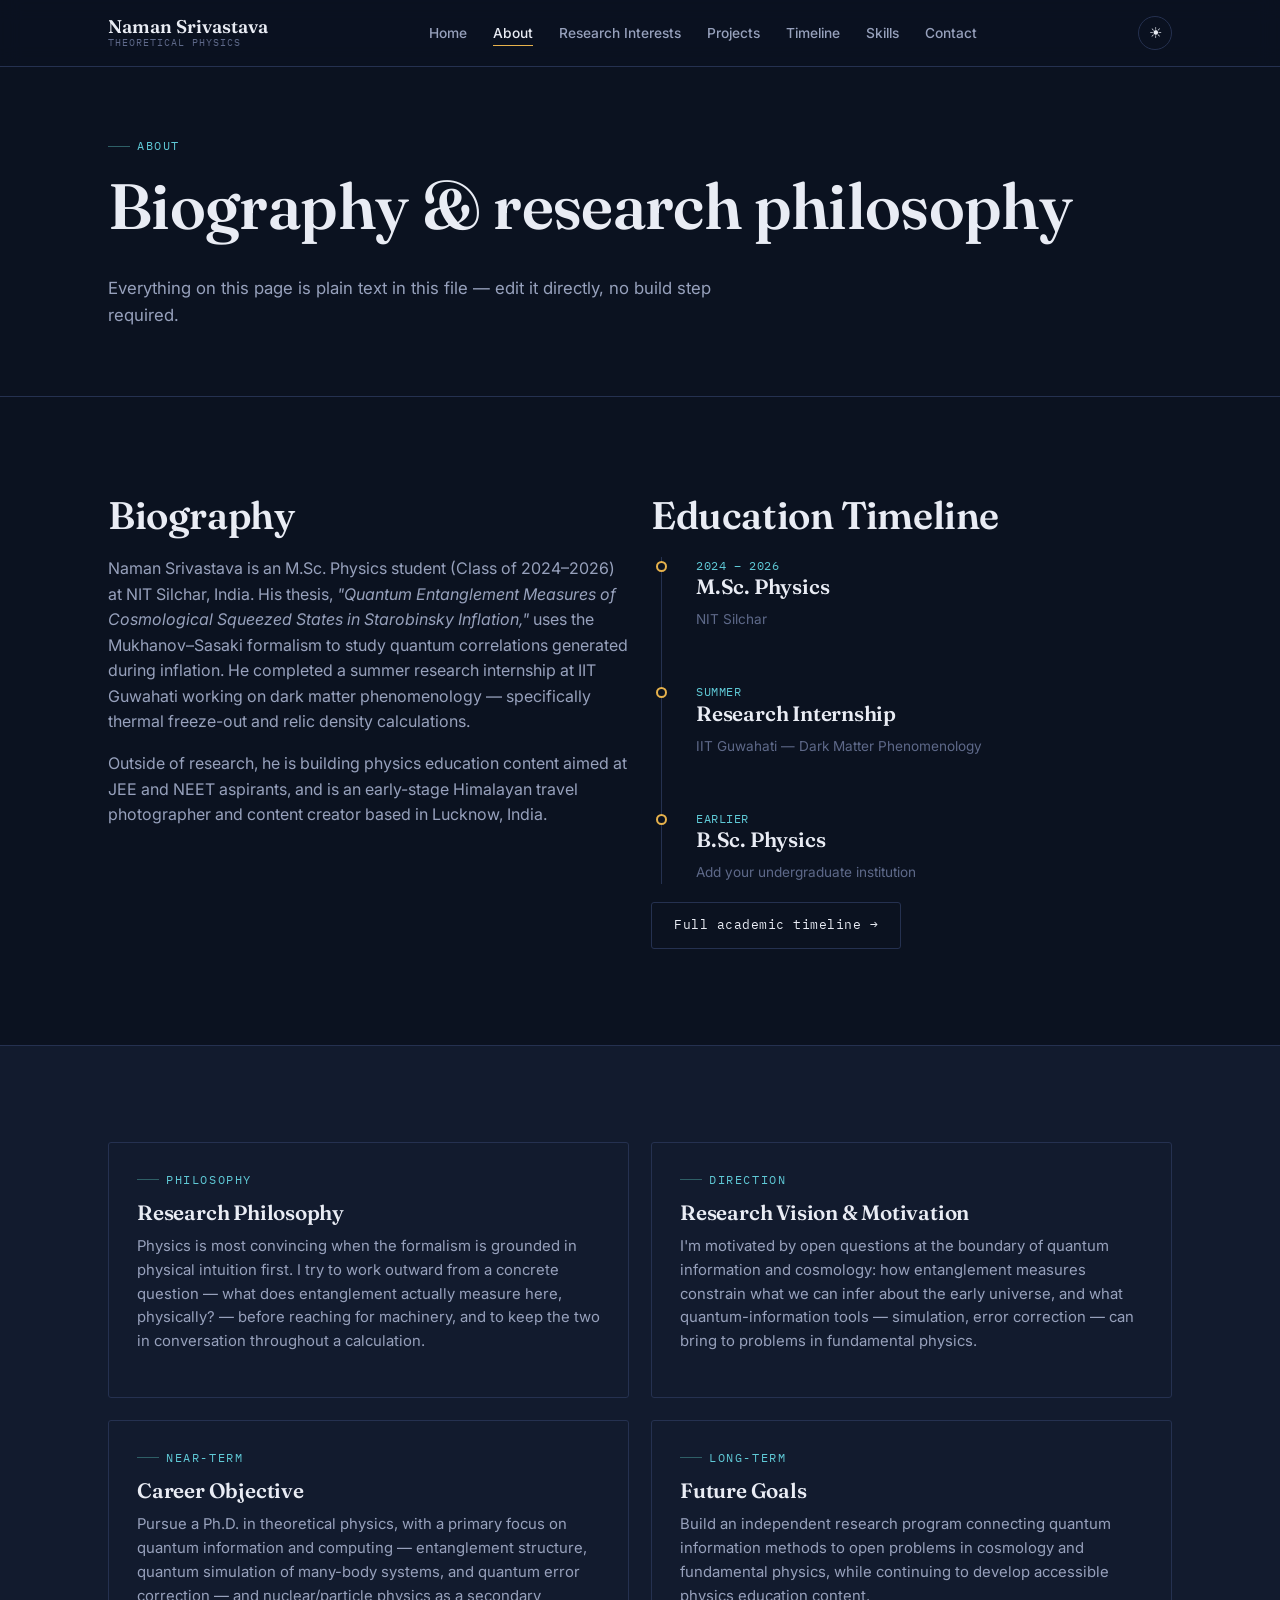
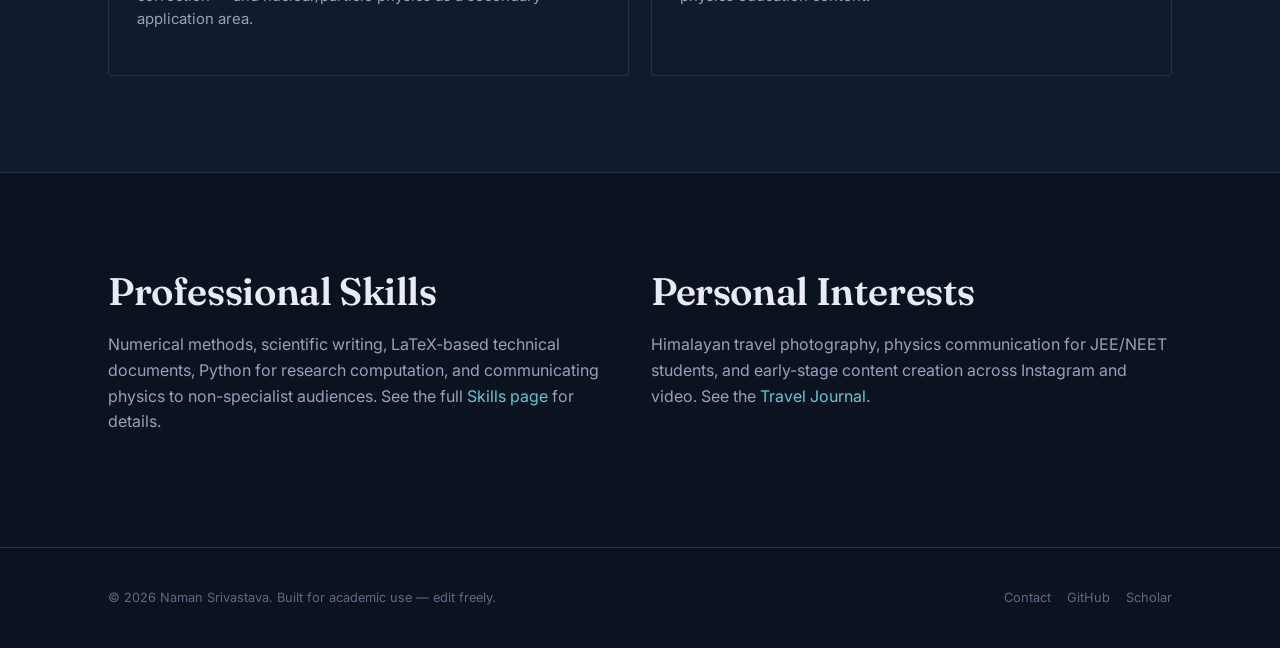
<file: naman-site/naman-site/about.html>
<!DOCTYPE html>
<html lang="en">
<head>
<meta charset="UTF-8">
<meta name="viewport" content="width=device-width, initial-scale=1.0">
<title>About — Naman Srivastava</title>
<meta name="description" content="Biography, research philosophy, and career goals of Naman Srivastava, M.Sc. Physics student at NIT Silchar.">
<link rel="icon" href="assets/img/favicon.svg" type="image/svg+xml">
<link rel="stylesheet" href="css/style.css">
</head>
<body>
<div class="progress-bar"></div>

<nav class="site-nav">
  <div class="nav-inner">
    <a class="brand" href="index.html">Naman Srivastava <small>Theoretical Physics</small></a>
    <ul class="nav-links">
      <li><a href="index.html">Home</a></li>
      <li><a href="about.html">About</a></li>
      <li><a href="research-interests.html">Research Interests</a></li>
      <li><a href="research-projects.html">Projects</a></li>
      <li><a href="academic-timeline.html">Timeline</a></li>
      <li><a href="skills.html">Skills</a></li>
      <li><a href="contact.html">Contact</a></li>
    </ul>
    <div class="nav-right">
      <button class="theme-toggle" aria-label="Toggle color theme">☀</button>
      <button class="nav-toggle" aria-label="Toggle menu">☰</button>
    </div>
  </div>
</nav>

<header class="page-hero">
  <div class="container">
    <div class="eyebrow">About</div>
    <h1>Biography &amp; research philosophy</h1>
    <p class="lead">Everything on this page is plain text in this file — edit it directly, no build step required.</p>
  </div>
</header>

<section>
  <div class="container grid grid-2">
    <div data-aos>
      <h2>Biography</h2>
      <p>Naman Srivastava is an M.Sc. Physics student (Class of 2024–2026) at NIT
      Silchar, India. His thesis, <em>"Quantum Entanglement Measures of Cosmological
      Squeezed States in Starobinsky Inflation,"</em> uses the Mukhanov–Sasaki
      formalism to study quantum correlations generated during inflation. He
      completed a summer research internship at IIT Guwahati working on dark matter
      phenomenology — specifically thermal freeze-out and relic density calculations.</p>
      <p>Outside of research, he is building physics education content aimed at JEE
      and NEET aspirants, and is an early-stage Himalayan travel photographer and
      content creator based in Lucknow, India.</p>
    </div>

    <div data-aos>
      <h2>Education Timeline</h2>
      <div class="timeline" style="margin-top:20px;">
        <div class="tl-item">
          <div class="tl-dot"></div>
          <div class="tl-date">2024 – 2026</div>
          <h3>M.Sc. Physics</h3>
          <div class="tl-inst">NIT Silchar</div>
        </div>
        <div class="tl-item">
          <div class="tl-dot"></div>
          <div class="tl-date">Summer</div>
          <h3>Research Internship</h3>
          <div class="tl-inst">IIT Guwahati — Dark Matter Phenomenology</div>
        </div>
        <div class="tl-item">
          <div class="tl-dot"></div>
          <div class="tl-date">Earlier</div>
          <h3>B.Sc. Physics</h3>
          <div class="tl-inst">Add your undergraduate institution</div>
        </div>
      </div>
      <a class="btn" style="margin-top:12px" href="academic-timeline.html">Full academic timeline →</a>
    </div>
  </div>
</section>

<section style="background:var(--bg-panel); border-top:1px solid var(--line); border-bottom:1px solid var(--line);">
  <div class="container grid grid-2">
    <div class="card" data-aos>
      <div class="eyebrow">Philosophy</div>
      <h3>Research Philosophy</h3>
      <p>Physics is most convincing when the formalism is grounded in physical
      intuition first. I try to work outward from a concrete question — what does
      entanglement actually measure here, physically? — before reaching for
      machinery, and to keep the two in conversation throughout a calculation.</p>
    </div>
    <div class="card" data-aos>
      <div class="eyebrow">Direction</div>
      <h3>Research Vision &amp; Motivation</h3>
      <p>I'm motivated by open questions at the boundary of quantum information and
      cosmology: how entanglement measures constrain what we can infer about the
      early universe, and what quantum-information tools — simulation, error
      correction — can bring to problems in fundamental physics.</p>
    </div>
    <div class="card" data-aos>
      <div class="eyebrow">Near-term</div>
      <h3>Career Objective</h3>
      <p>Pursue a Ph.D. in theoretical physics, with a primary focus on quantum
      information and computing — entanglement structure, quantum simulation of
      many-body systems, and quantum error correction — and nuclear/particle
      physics as a secondary application area.</p>
    </div>
    <div class="card" data-aos>
      <div class="eyebrow">Long-term</div>
      <h3>Future Goals</h3>
      <p>Build an independent research program connecting quantum information
      methods to open problems in cosmology and fundamental physics, while
      continuing to develop accessible physics education content.</p>
    </div>
  </div>
</section>

<section>
  <div class="container grid grid-2">
    <div data-aos>
      <h2>Professional Skills</h2>
      <p>Numerical methods, scientific writing, LaTeX-based technical documents,
      Python for research computation, and communicating physics to non-specialist
      audiences. See the full <a href="skills.html">Skills page</a> for details.</p>
    </div>
    <div data-aos>
      <h2>Personal Interests</h2>
      <p>Himalayan travel photography, physics communication for JEE/NEET
      students, and early-stage content creation across Instagram and video.
      See the <a href="travel-journal.html">Travel Journal</a>.</p>
    </div>
  </div>
</section>

<footer>
  <div class="container footer-inner">
    <p>© 2026 Naman Srivastava. Built for academic use — edit freely.</p>
    <div class="footer-social">
      <a href="contact.html">Contact</a>
      <a href="https://github.com/" target="_blank" rel="noopener">GitHub</a>
      <a href="https://scholar.google.com/" target="_blank" rel="noopener">Scholar</a>
    </div>
  </div>
</footer>

<button class="back-to-top" aria-label="Back to top">↑</button>
<script src="js/main.js"></script>
</body>
</html>
</file>
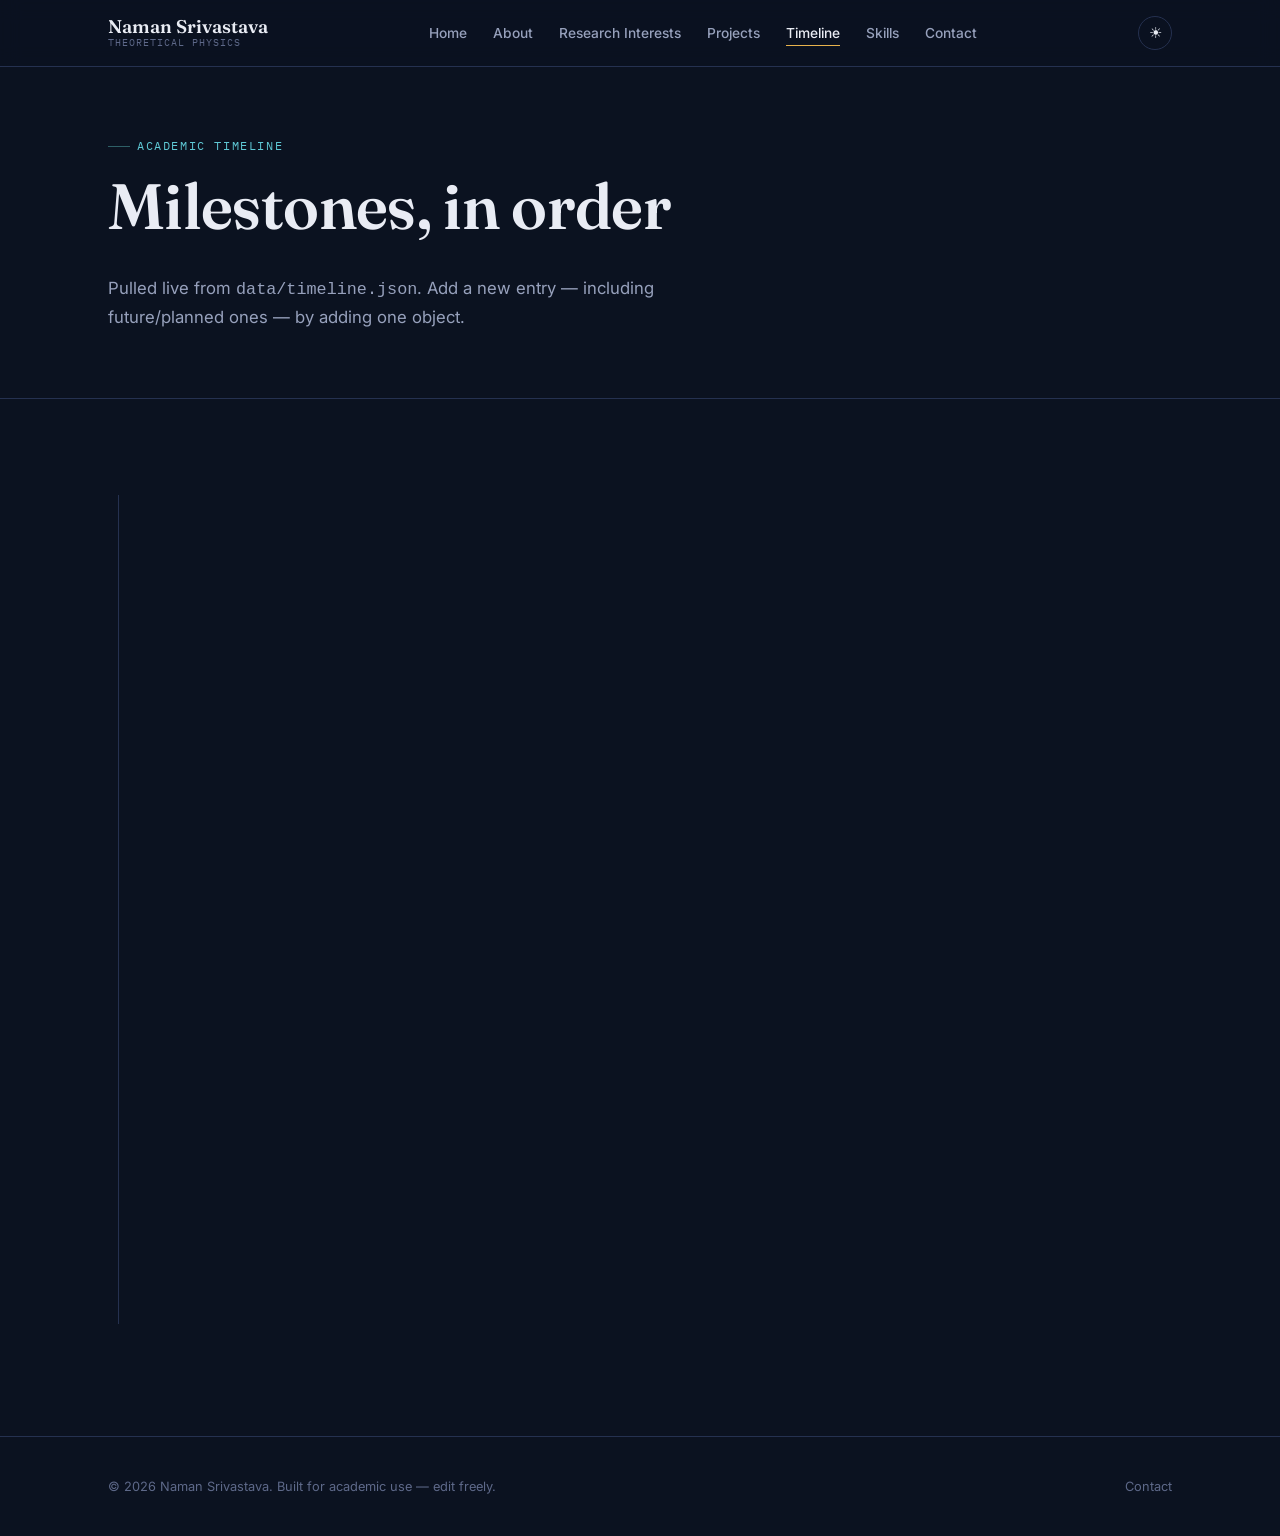
<file: naman-site/naman-site/academic-timeline.html>
<!DOCTYPE html>
<html lang="en">
<head>
<meta charset="UTF-8">
<meta name="viewport" content="width=device-width, initial-scale=1.0">
<title>Academic Timeline — Naman Srivastava</title>
<meta name="description" content="Academic timeline: education, internships, workshops, and milestones.">
<link rel="icon" href="assets/img/favicon.svg" type="image/svg+xml">
<link rel="stylesheet" href="css/style.css">
</head>
<body>
<div class="progress-bar"></div>
<nav class="site-nav">
  <div class="nav-inner">
    <a class="brand" href="index.html">Naman Srivastava <small>Theoretical Physics</small></a>
    <ul class="nav-links">
      <li><a href="index.html">Home</a></li>
      <li><a href="about.html">About</a></li>
      <li><a href="research-interests.html">Research Interests</a></li>
      <li><a href="research-projects.html">Projects</a></li>
      <li><a href="academic-timeline.html">Timeline</a></li>
      <li><a href="skills.html">Skills</a></li>
      <li><a href="contact.html">Contact</a></li>
    </ul>
    <div class="nav-right">
      <button class="theme-toggle" aria-label="Toggle color theme">☀</button>
      <button class="nav-toggle" aria-label="Toggle menu">☰</button>
    </div>
  </div>
</nav>

<header class="page-hero">
  <div class="container">
    <div class="eyebrow">Academic Timeline</div>
    <h1>Milestones, in order</h1>
    <p class="lead">Pulled live from <code>data/timeline.json</code>. Add a new entry — including future/planned ones — by adding one object.</p>
  </div>
</header>

<section>
  <div class="container">
    <div id="timeline" class="timeline"></div>
  </div>
</section>

<footer>
  <div class="container footer-inner">
    <p>© 2026 Naman Srivastava. Built for academic use — edit freely.</p>
    <div class="footer-social"><a href="contact.html">Contact</a></div>
  </div>
</footer>
<button class="back-to-top" aria-label="Back to top">↑</button>
<script src="js/main.js"></script>
<script>
  loadJSON('data/timeline.json').then(items => {
    renderTimeline(document.getElementById('timeline'), items);
  });
</script>
</body>
</html>
</file>
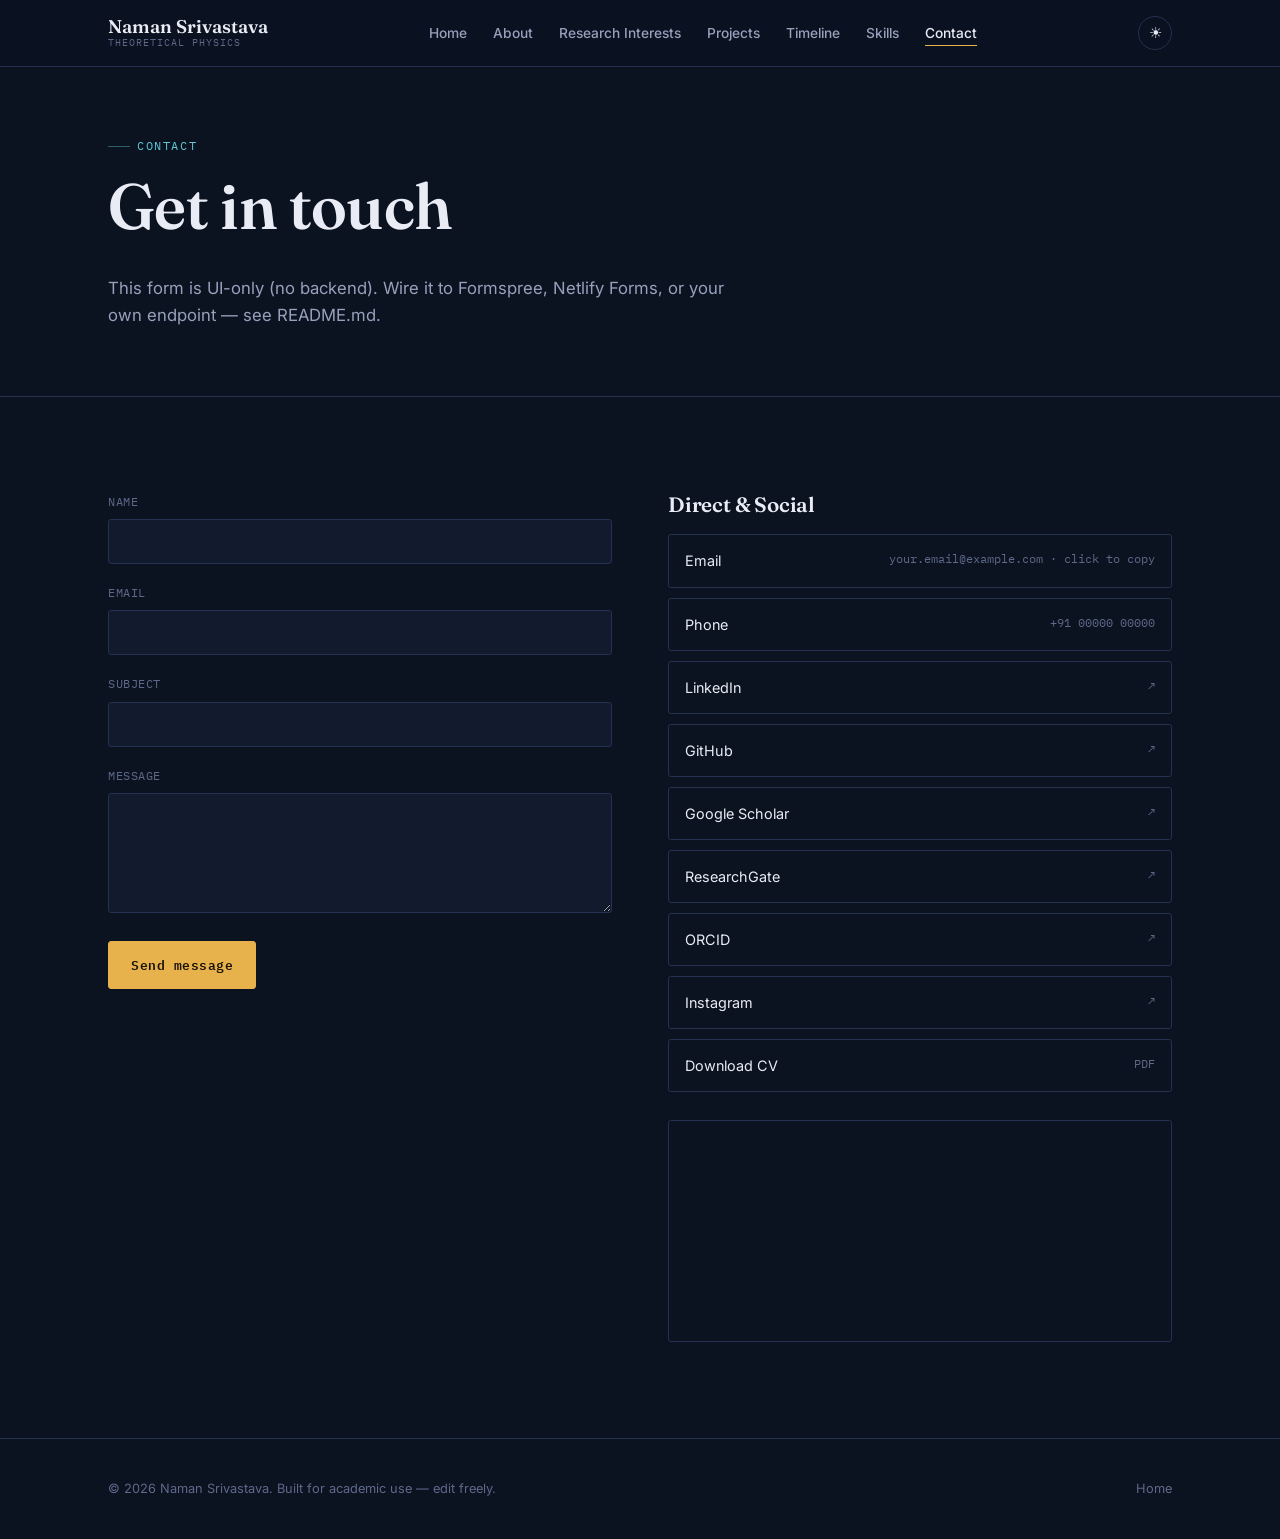
<file: naman-site/naman-site/contact.html>
<!DOCTYPE html>
<html lang="en">
<head>
<meta charset="UTF-8">
<meta name="viewport" content="width=device-width, initial-scale=1.0">
<title>Contact — Naman Srivastava</title>
<meta name="description" content="Get in touch with Naman Srivastava.">
<link rel="icon" href="assets/img/favicon.svg" type="image/svg+xml">
<link rel="stylesheet" href="css/style.css">
</head>
<body>
<div class="progress-bar"></div>
<nav class="site-nav">
  <div class="nav-inner">
    <a class="brand" href="index.html">Naman Srivastava <small>Theoretical Physics</small></a>
    <ul class="nav-links">
      <li><a href="index.html">Home</a></li>
      <li><a href="about.html">About</a></li>
      <li><a href="research-interests.html">Research Interests</a></li>
      <li><a href="research-projects.html">Projects</a></li>
      <li><a href="academic-timeline.html">Timeline</a></li>
      <li><a href="skills.html">Skills</a></li>
      <li><a href="contact.html">Contact</a></li>
    </ul>
    <div class="nav-right">
      <button class="theme-toggle" aria-label="Toggle color theme">☀</button>
      <button class="nav-toggle" aria-label="Toggle menu">☰</button>
    </div>
  </div>
</nav>

<header class="page-hero">
  <div class="container">
    <div class="eyebrow">Contact</div>
    <h1>Get in touch</h1>
    <p class="lead">This form is UI-only (no backend). Wire it to Formspree, Netlify Forms, or your own endpoint — see README.md.</p>
  </div>
</header>

<section>
  <div class="container contact-grid">
    <form data-aos onsubmit="event.preventDefault(); alert('Form UI only — connect a backend (see README.md) to actually send this.');">
      <div class="field">
        <label for="name">Name</label>
        <input id="name" type="text" required>
      </div>
      <div class="field">
        <label for="email">Email</label>
        <input id="email" type="email" required>
      </div>
      <div class="field">
        <label for="subject">Subject</label>
        <input id="subject" type="text">
      </div>
      <div class="field">
        <label for="message">Message</label>
        <textarea id="message" required></textarea>
      </div>
      <button class="btn btn-primary" type="submit">Send message</button>
    </form>

    <div data-aos>
      <h3 style="margin-bottom:18px;">Direct &amp; Social</h3>
      <ul class="social-list">
        <li><a href="mailto:your.email@example.com" onclick="navigator.clipboard && navigator.clipboard.writeText('your.email@example.com')">Email <span>your.email@example.com · click to copy</span></a></li>
        <li><a href="tel:+910000000000">Phone <span>+91 00000 00000</span></a></li>
        <li><a href="https://linkedin.com/in/" target="_blank" rel="noopener">LinkedIn <span>↗</span></a></li>
        <li><a href="https://github.com/" target="_blank" rel="noopener">GitHub <span>↗</span></a></li>
        <li><a href="https://scholar.google.com/" target="_blank" rel="noopener">Google Scholar <span>↗</span></a></li>
        <li><a href="https://www.researchgate.net/" target="_blank" rel="noopener">ResearchGate <span>↗</span></a></li>
        <li><a href="https://orcid.org/" target="_blank" rel="noopener">ORCID <span>↗</span></a></li>
        <li><a href="https://instagram.com/" target="_blank" rel="noopener">Instagram <span>↗</span></a></li>
        <li><a href="assets/CV_Naman_Srivastava.pdf" download>Download CV <span>PDF</span></a></li>
      </ul>

      <div style="margin-top:28px; border:1px solid var(--line); border-radius:var(--radius); overflow:hidden;">
        <iframe title="Map" width="100%" height="220" style="border:0; display:block;"
          src="https://www.google.com/maps?q=Lucknow,India&output=embed" loading="lazy"></iframe>
      </div>
    </div>
  </div>
</section>

<footer>
  <div class="container footer-inner">
    <p>© 2026 Naman Srivastava. Built for academic use — edit freely.</p>
    <div class="footer-social"><a href="index.html">Home</a></div>
  </div>
</footer>
<button class="back-to-top" aria-label="Back to top">↑</button>
<script src="js/main.js"></script>
</body>
</html>
</file>
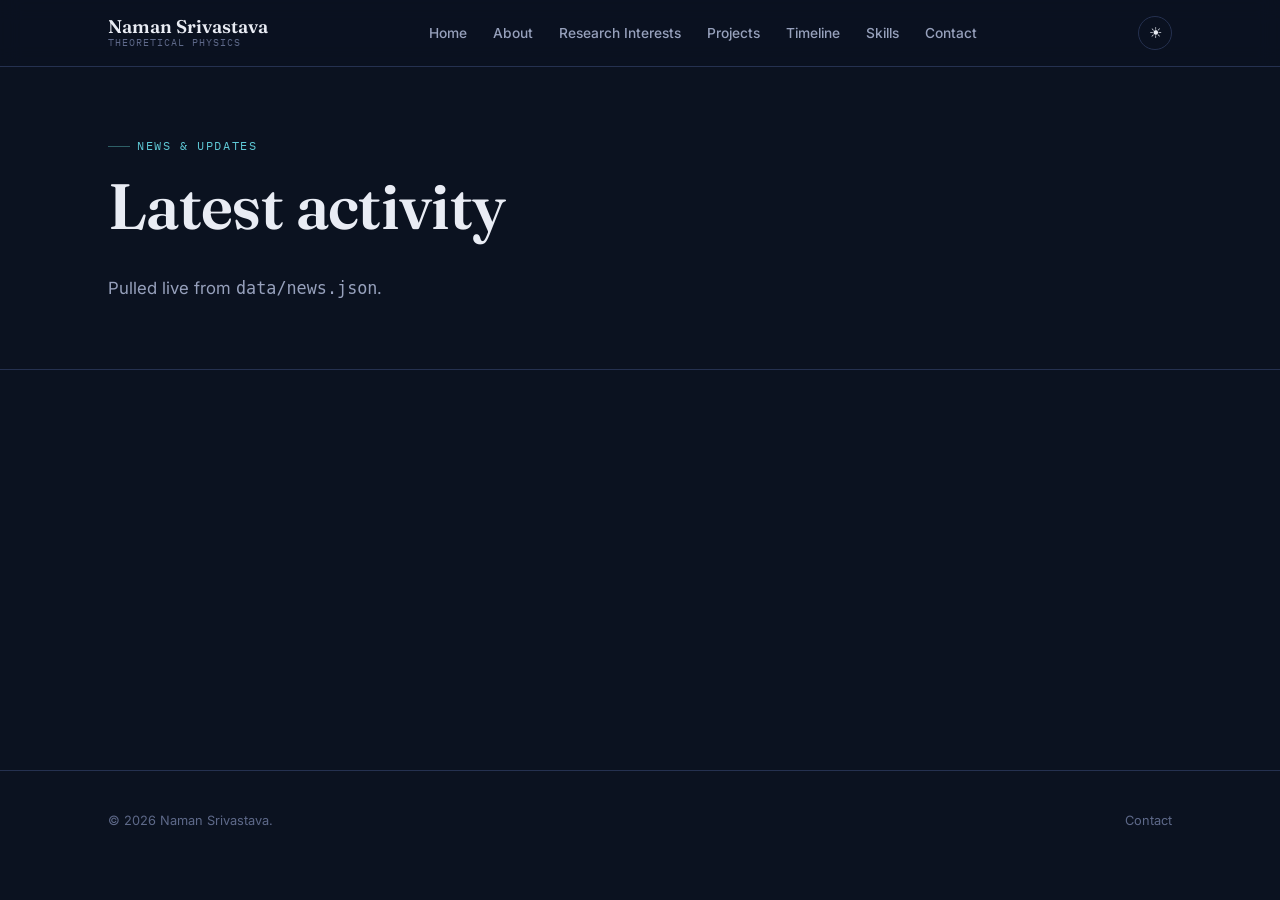
<file: naman-site/naman-site/news.html>
<!DOCTYPE html>
<html lang="en">
<head>
<meta charset="UTF-8">
<meta name="viewport" content="width=device-width, initial-scale=1.0">
<title>News & Updates — Naman Srivastava</title>
<link rel="icon" href="assets/img/favicon.svg" type="image/svg+xml">
<link rel="stylesheet" href="css/style.css">
</head>
<body>
<div class="progress-bar"></div>
<nav class="site-nav">
  <div class="nav-inner">
    <a class="brand" href="index.html">Naman Srivastava <small>Theoretical Physics</small></a>
    <ul class="nav-links">
      <li><a href="index.html">Home</a></li>
      <li><a href="about.html">About</a></li>
      <li><a href="research-interests.html">Research Interests</a></li>
      <li><a href="research-projects.html">Projects</a></li>
      <li><a href="academic-timeline.html">Timeline</a></li>
      <li><a href="skills.html">Skills</a></li>
      <li><a href="contact.html">Contact</a></li>
    </ul>
    <div class="nav-right">
      <button class="theme-toggle" aria-label="Toggle color theme">☀</button>
      <button class="nav-toggle" aria-label="Toggle menu">☰</button>
    </div>
  </div>
</nav>
<header class="page-hero">
  <div class="container">
    <div class="eyebrow">News &amp; Updates</div>
    <h1>Latest activity</h1>
    <p class="lead">Pulled live from <code>data/news.json</code>.</p>
  </div>
</header>
<section>
  <div class="container">
    <div id="news-list" class="grid grid-2"></div>
  </div>
</section>
<footer>
  <div class="container footer-inner">
    <p>© 2026 Naman Srivastava.</p>
    <div class="footer-social"><a href="contact.html">Contact</a></div>
  </div>
</footer>
<button class="back-to-top" aria-label="Back to top">↑</button>
<script src="js/main.js"></script>
<script>
  loadJSON('data/news.json').then(items => renderNews(document.getElementById('news-list'), items));
</script>
</body>
</html>
</file>
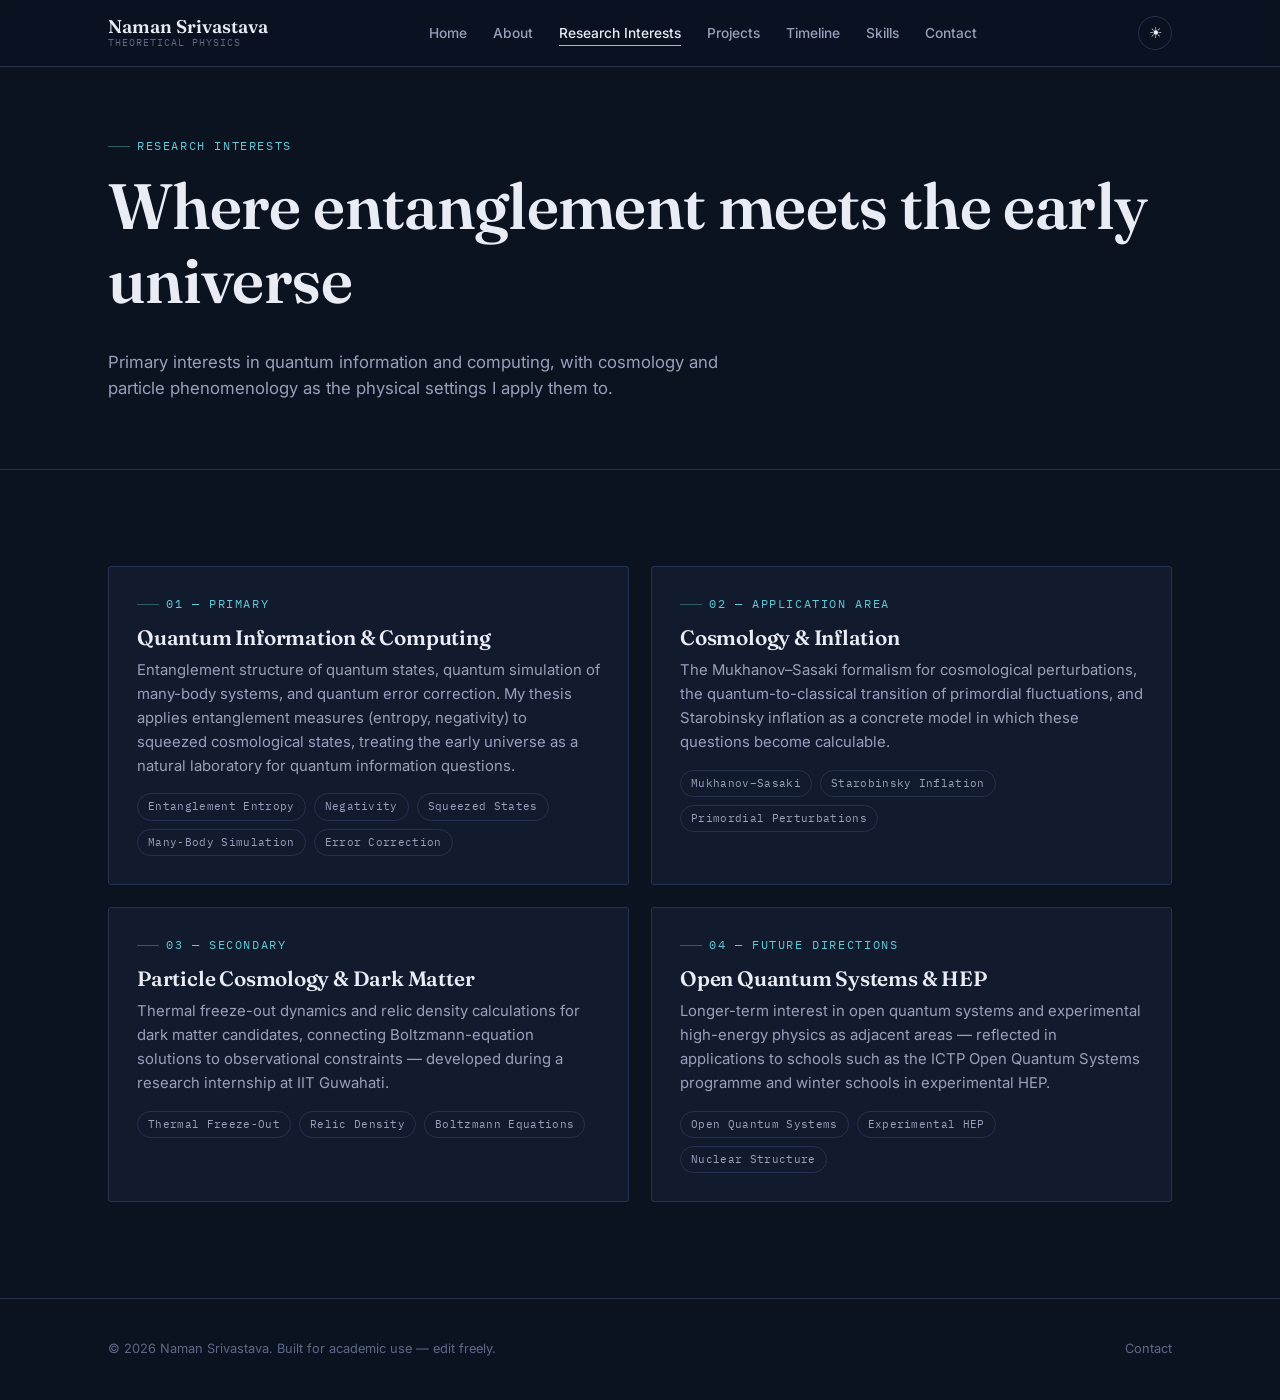
<file: naman-site/naman-site/research-interests.html>
<!DOCTYPE html>
<html lang="en">
<head>
<meta charset="UTF-8">
<meta name="viewport" content="width=device-width, initial-scale=1.0">
<title>Research Interests — Naman Srivastava</title>
<meta name="description" content="Research interests: quantum information, cosmological entanglement, and dark matter phenomenology.">
<link rel="icon" href="assets/img/favicon.svg" type="image/svg+xml">
<link rel="stylesheet" href="css/style.css">
</head>
<body>
<div class="progress-bar"></div>
<nav class="site-nav">
  <div class="nav-inner">
    <a class="brand" href="index.html">Naman Srivastava <small>Theoretical Physics</small></a>
    <ul class="nav-links">
      <li><a href="index.html">Home</a></li>
      <li><a href="about.html">About</a></li>
      <li><a href="research-interests.html">Research Interests</a></li>
      <li><a href="research-projects.html">Projects</a></li>
      <li><a href="academic-timeline.html">Timeline</a></li>
      <li><a href="skills.html">Skills</a></li>
      <li><a href="contact.html">Contact</a></li>
    </ul>
    <div class="nav-right">
      <button class="theme-toggle" aria-label="Toggle color theme">☀</button>
      <button class="nav-toggle" aria-label="Toggle menu">☰</button>
    </div>
  </div>
</nav>

<header class="page-hero">
  <div class="container">
    <div class="eyebrow">Research Interests</div>
    <h1>Where entanglement meets the early universe</h1>
    <p class="lead">Primary interests in quantum information and computing, with cosmology and particle phenomenology as the physical settings I apply them to.</p>
  </div>
</header>

<section>
  <div class="container grid grid-2">
    <div class="card" data-aos>
      <div class="eyebrow">01 — Primary</div>
      <h3>Quantum Information &amp; Computing</h3>
      <p>Entanglement structure of quantum states, quantum simulation of many-body
      systems, and quantum error correction. My thesis applies entanglement
      measures (entropy, negativity) to squeezed cosmological states, treating the
      early universe as a natural laboratory for quantum information questions.</p>
      <div class="tag-row">
        <span class="tag">Entanglement Entropy</span>
        <span class="tag">Negativity</span>
        <span class="tag">Squeezed States</span>
        <span class="tag">Many-Body Simulation</span>
        <span class="tag">Error Correction</span>
      </div>
    </div>

    <div class="card" data-aos>
      <div class="eyebrow">02 — Application Area</div>
      <h3>Cosmology &amp; Inflation</h3>
      <p>The Mukhanov–Sasaki formalism for cosmological perturbations, the
      quantum-to-classical transition of primordial fluctuations, and Starobinsky
      inflation as a concrete model in which these questions become calculable.</p>
      <div class="tag-row">
        <span class="tag">Mukhanov–Sasaki</span>
        <span class="tag">Starobinsky Inflation</span>
        <span class="tag">Primordial Perturbations</span>
      </div>
    </div>

    <div class="card" data-aos>
      <div class="eyebrow">03 — Secondary</div>
      <h3>Particle Cosmology &amp; Dark Matter</h3>
      <p>Thermal freeze-out dynamics and relic density calculations for dark
      matter candidates, connecting Boltzmann-equation solutions to observational
      constraints — developed during a research internship at IIT Guwahati.</p>
      <div class="tag-row">
        <span class="tag">Thermal Freeze-Out</span>
        <span class="tag">Relic Density</span>
        <span class="tag">Boltzmann Equations</span>
      </div>
    </div>

    <div class="card" data-aos>
      <div class="eyebrow">04 — Future Directions</div>
      <h3>Open Quantum Systems &amp; HEP</h3>
      <p>Longer-term interest in open quantum systems and experimental
      high-energy physics as adjacent areas — reflected in applications to
      schools such as the ICTP Open Quantum Systems programme and winter schools
      in experimental HEP.</p>
      <div class="tag-row">
        <span class="tag">Open Quantum Systems</span>
        <span class="tag">Experimental HEP</span>
        <span class="tag">Nuclear Structure</span>
      </div>
    </div>
  </div>
</section>

<footer>
  <div class="container footer-inner">
    <p>© 2026 Naman Srivastava. Built for academic use — edit freely.</p>
    <div class="footer-social"><a href="contact.html">Contact</a></div>
  </div>
</footer>
<button class="back-to-top" aria-label="Back to top">↑</button>
<script src="js/main.js"></script>
</body>
</html>
</file>
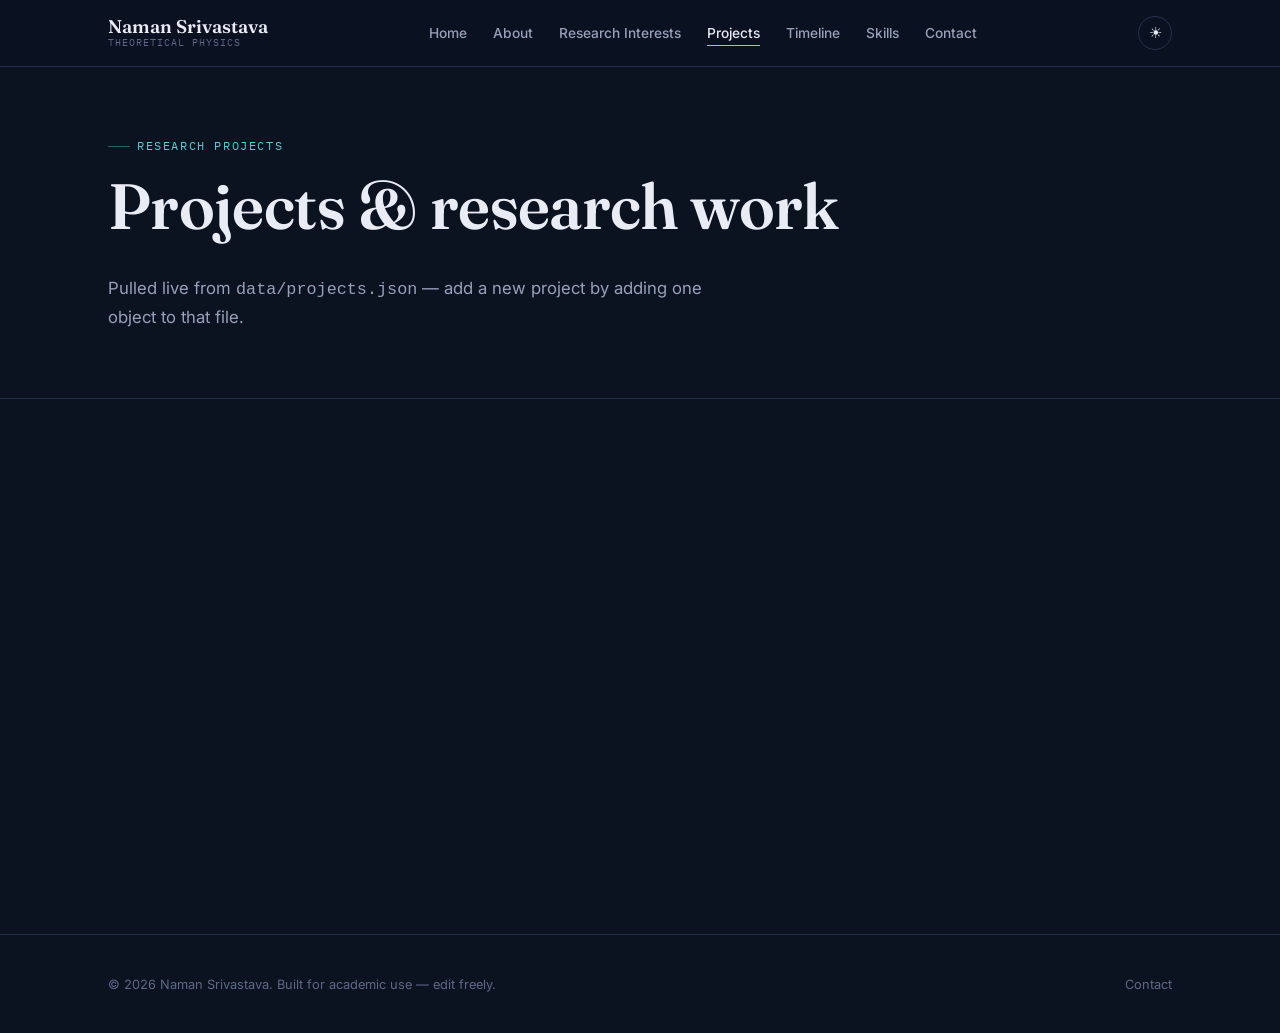
<file: naman-site/naman-site/research-projects.html>
<!DOCTYPE html>
<html lang="en">
<head>
<meta charset="UTF-8">
<meta name="viewport" content="width=device-width, initial-scale=1.0">
<title>Research Projects — Naman Srivastava</title>
<meta name="description" content="Research projects: cosmological entanglement measures and dark matter phenomenology.">
<link rel="icon" href="assets/img/favicon.svg" type="image/svg+xml">
<link rel="stylesheet" href="css/style.css">
</head>
<body>
<div class="progress-bar"></div>
<nav class="site-nav">
  <div class="nav-inner">
    <a class="brand" href="index.html">Naman Srivastava <small>Theoretical Physics</small></a>
    <ul class="nav-links">
      <li><a href="index.html">Home</a></li>
      <li><a href="about.html">About</a></li>
      <li><a href="research-interests.html">Research Interests</a></li>
      <li><a href="research-projects.html">Projects</a></li>
      <li><a href="academic-timeline.html">Timeline</a></li>
      <li><a href="skills.html">Skills</a></li>
      <li><a href="contact.html">Contact</a></li>
    </ul>
    <div class="nav-right">
      <button class="theme-toggle" aria-label="Toggle color theme">☀</button>
      <button class="nav-toggle" aria-label="Toggle menu">☰</button>
    </div>
  </div>
</nav>

<header class="page-hero">
  <div class="container">
    <div class="eyebrow">Research Projects</div>
    <h1>Projects &amp; research work</h1>
    <p class="lead">Pulled live from <code>data/projects.json</code> — add a new project by adding one object to that file.</p>
  </div>
</header>

<section>
  <div class="container">
    <div id="projects-grid" class="grid grid-2"></div>
  </div>
</section>

<footer>
  <div class="container footer-inner">
    <p>© 2026 Naman Srivastava. Built for academic use — edit freely.</p>
    <div class="footer-social"><a href="contact.html">Contact</a></div>
  </div>
</footer>
<button class="back-to-top" aria-label="Back to top">↑</button>
<script src="js/main.js"></script>
<script>
  loadJSON('data/projects.json').then(items => {
    renderProjects(document.getElementById('projects-grid'), items);
  });
</script>
</body>
</html>
</file>
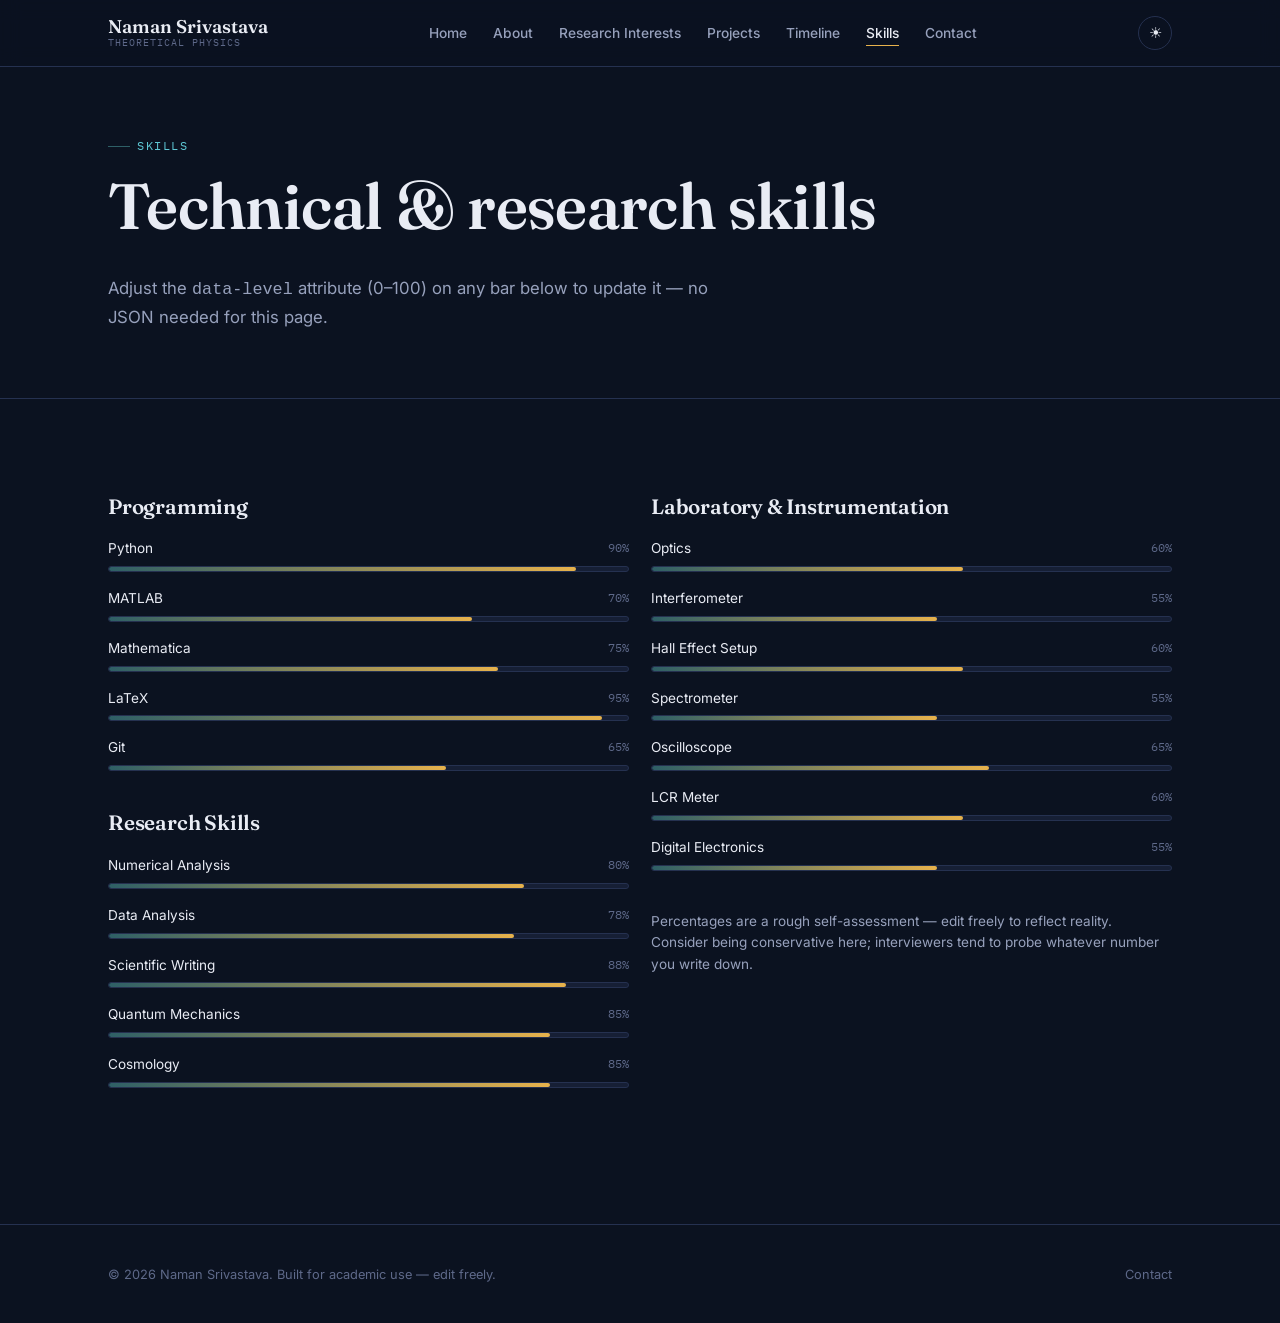
<file: naman-site/naman-site/skills.html>
<!DOCTYPE html>
<html lang="en">
<head>
<meta charset="UTF-8">
<meta name="viewport" content="width=device-width, initial-scale=1.0">
<title>Skills — Naman Srivastava</title>
<meta name="description" content="Technical, research, and laboratory/instrumentation skills.">
<link rel="icon" href="assets/img/favicon.svg" type="image/svg+xml">
<link rel="stylesheet" href="css/style.css">
</head>
<body>
<div class="progress-bar"></div>
<nav class="site-nav">
  <div class="nav-inner">
    <a class="brand" href="index.html">Naman Srivastava <small>Theoretical Physics</small></a>
    <ul class="nav-links">
      <li><a href="index.html">Home</a></li>
      <li><a href="about.html">About</a></li>
      <li><a href="research-interests.html">Research Interests</a></li>
      <li><a href="research-projects.html">Projects</a></li>
      <li><a href="academic-timeline.html">Timeline</a></li>
      <li><a href="skills.html">Skills</a></li>
      <li><a href="contact.html">Contact</a></li>
    </ul>
    <div class="nav-right">
      <button class="theme-toggle" aria-label="Toggle color theme">☀</button>
      <button class="nav-toggle" aria-label="Toggle menu">☰</button>
    </div>
  </div>
</nav>

<header class="page-hero">
  <div class="container">
    <div class="eyebrow">Skills</div>
    <h1>Technical &amp; research skills</h1>
    <p class="lead">Adjust the <code>data-level</code> attribute (0–100) on any bar below to update it — no JSON needed for this page.</p>
  </div>
</header>

<section>
  <div class="container grid grid-2">
    <div>
      <div class="skill-group" data-aos>
        <h3>Programming</h3>
        <div class="skill-row"><div class="top"><span>Python</span><span>90%</span></div><div class="bar-track"><div class="bar-fill" data-level="90"></div></div></div>
        <div class="skill-row"><div class="top"><span>MATLAB</span><span>70%</span></div><div class="bar-track"><div class="bar-fill" data-level="70"></div></div></div>
        <div class="skill-row"><div class="top"><span>Mathematica</span><span>75%</span></div><div class="bar-track"><div class="bar-fill" data-level="75"></div></div></div>
        <div class="skill-row"><div class="top"><span>LaTeX</span><span>95%</span></div><div class="bar-track"><div class="bar-fill" data-level="95"></div></div></div>
        <div class="skill-row"><div class="top"><span>Git</span><span>65%</span></div><div class="bar-track"><div class="bar-fill" data-level="65"></div></div></div>
      </div>

      <div class="skill-group" data-aos>
        <h3>Research Skills</h3>
        <div class="skill-row"><div class="top"><span>Numerical Analysis</span><span>80%</span></div><div class="bar-track"><div class="bar-fill" data-level="80"></div></div></div>
        <div class="skill-row"><div class="top"><span>Data Analysis</span><span>78%</span></div><div class="bar-track"><div class="bar-fill" data-level="78"></div></div></div>
        <div class="skill-row"><div class="top"><span>Scientific Writing</span><span>88%</span></div><div class="bar-track"><div class="bar-fill" data-level="88"></div></div></div>
        <div class="skill-row"><div class="top"><span>Quantum Mechanics</span><span>85%</span></div><div class="bar-track"><div class="bar-fill" data-level="85"></div></div></div>
        <div class="skill-row"><div class="top"><span>Cosmology</span><span>85%</span></div><div class="bar-track"><div class="bar-fill" data-level="85"></div></div></div>
      </div>
    </div>

    <div>
      <div class="skill-group" data-aos>
        <h3>Laboratory &amp; Instrumentation</h3>
        <div class="skill-row"><div class="top"><span>Optics</span><span>60%</span></div><div class="bar-track"><div class="bar-fill" data-level="60"></div></div></div>
        <div class="skill-row"><div class="top"><span>Interferometer</span><span>55%</span></div><div class="bar-track"><div class="bar-fill" data-level="55"></div></div></div>
        <div class="skill-row"><div class="top"><span>Hall Effect Setup</span><span>60%</span></div><div class="bar-track"><div class="bar-fill" data-level="60"></div></div></div>
        <div class="skill-row"><div class="top"><span>Spectrometer</span><span>55%</span></div><div class="bar-track"><div class="bar-fill" data-level="55"></div></div></div>
        <div class="skill-row"><div class="top"><span>Oscilloscope</span><span>65%</span></div><div class="bar-track"><div class="bar-fill" data-level="65"></div></div></div>
        <div class="skill-row"><div class="top"><span>LCR Meter</span><span>60%</span></div><div class="bar-track"><div class="bar-fill" data-level="60"></div></div></div>
        <div class="skill-row"><div class="top"><span>Digital Electronics</span><span>55%</span></div><div class="bar-track"><div class="bar-fill" data-level="55"></div></div></div>
      </div>
      <p style="margin-top:24px; font-size:.85rem;">Percentages are a rough self-assessment — edit freely to reflect reality. Consider being conservative here; interviewers tend to probe whatever number you write down.</p>
    </div>
  </div>
</section>

<footer>
  <div class="container footer-inner">
    <p>© 2026 Naman Srivastava. Built for academic use — edit freely.</p>
    <div class="footer-social"><a href="contact.html">Contact</a></div>
  </div>
</footer>
<button class="back-to-top" aria-label="Back to top">↑</button>
<script src="js/main.js"></script>
</body>
</html>
</file>
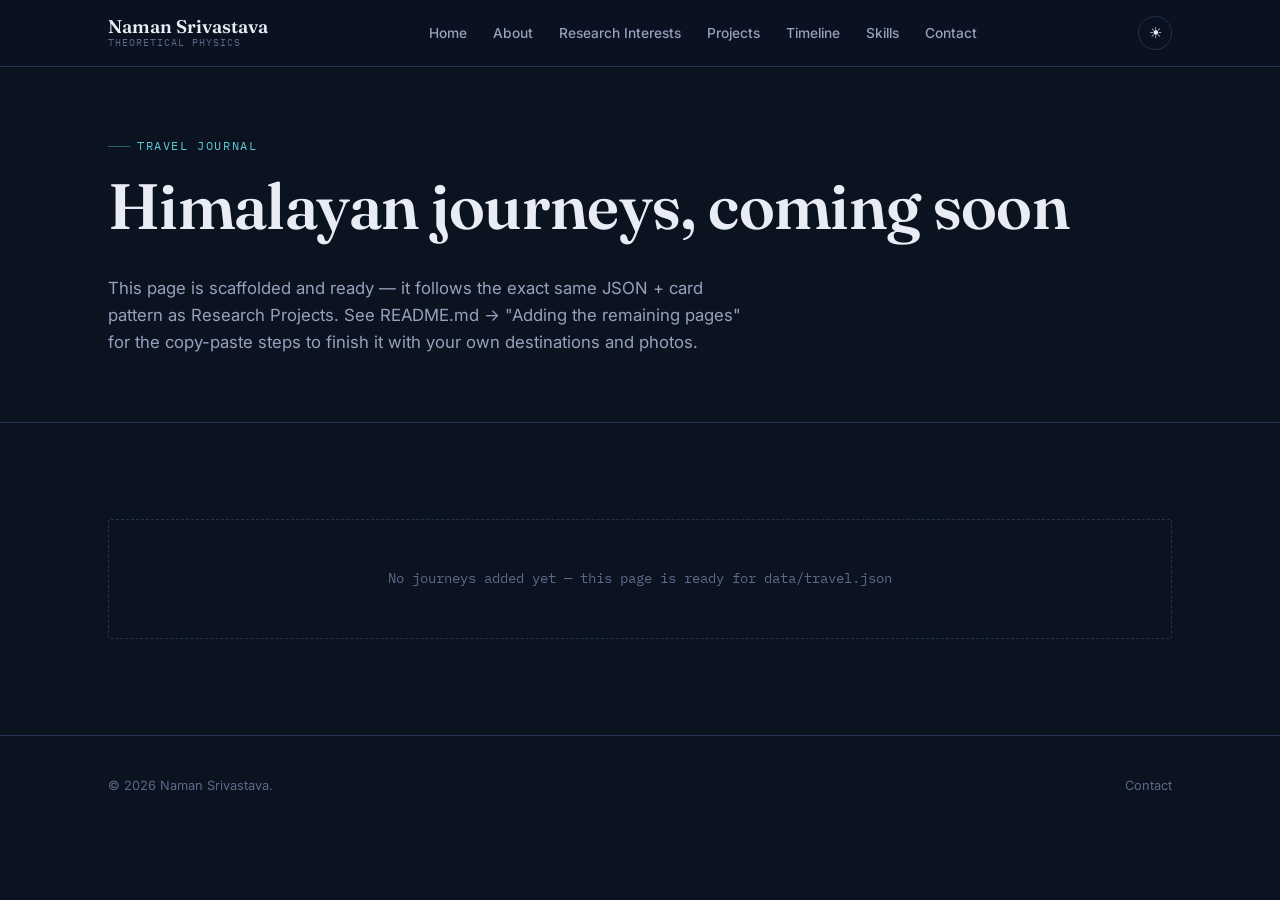
<file: naman-site/naman-site/travel-journal.html>
<!DOCTYPE html>
<html lang="en">
<head>
<meta charset="UTF-8">
<meta name="viewport" content="width=device-width, initial-scale=1.0">
<title>Travel Journal — Naman Srivastava</title>
<link rel="icon" href="assets/img/favicon.svg" type="image/svg+xml">
<link rel="stylesheet" href="css/style.css">
</head>
<body>
<nav class="site-nav">
  <div class="nav-inner">
    <a class="brand" href="index.html">Naman Srivastava <small>Theoretical Physics</small></a>
    <ul class="nav-links">
      <li><a href="index.html">Home</a></li>
      <li><a href="about.html">About</a></li>
      <li><a href="research-interests.html">Research Interests</a></li>
      <li><a href="research-projects.html">Projects</a></li>
      <li><a href="academic-timeline.html">Timeline</a></li>
      <li><a href="skills.html">Skills</a></li>
      <li><a href="contact.html">Contact</a></li>
    </ul>
    <div class="nav-right">
      <button class="theme-toggle" aria-label="Toggle color theme">☀</button>
      <button class="nav-toggle" aria-label="Toggle menu">☰</button>
    </div>
  </div>
</nav>
<header class="page-hero">
  <div class="container">
    <div class="eyebrow">Travel Journal</div>
    <h1>Himalayan journeys, coming soon</h1>
    <p class="lead">This page is scaffolded and ready — it follows the exact same JSON + card pattern as Research Projects. See README.md → "Adding the remaining pages" for the copy-paste steps to finish it with your own destinations and photos.</p>
  </div>
</header>
<section>
  <div class="container">
    <div class="empty-state">No journeys added yet — this page is ready for data/travel.json</div>
  </div>
</section>
<footer>
  <div class="container footer-inner">
    <p>© 2026 Naman Srivastava.</p>
    <div class="footer-social"><a href="contact.html">Contact</a></div>
  </div>
</footer>
<script src="js/main.js"></script>
</body>
</html>
</file>
<file: naman-site/naman-site/css/style.css>
/* =========================================================
   Naman Srivastava — Academic Portfolio
   Design system: "Phase Space" — a cosmology/quantum-info palette
   Display: Fraunces · Body: Inter · Mono/labels: IBM Plex Mono
   ========================================================= */

@import url('https://fonts.googleapis.com/css2?family=Fraunces:opsz,wght@9..144,400;9..144,500;9..144,600;9..144,700&family=Inter:wght@400;500;600;700&family=IBM+Plex+Mono:wght@400;500;600&display=swap');

:root{
  /* Palette */
  --bg:            #0B1220;
  --bg-panel:      #121B2E;
  --bg-panel-2:    #161F35;
  --line:          #253150;
  --text:          #E9ECF4;
  --text-dim:      #97A1BC;
  --text-faint:    #5E6989;
  --gold:          #E7B24C;
  --gold-dim:      #8A6A2E;
  --cyan:          #5FC9D6;
  --cyan-dim:      #2E5F66;

  --radius: 3px;
  --max-w: 1120px;

  --ease: cubic-bezier(.22,.61,.36,1);
}

[data-theme="light"]{
  --bg:            #F6F5F1;
  --bg-panel:      #FFFFFF;
  --bg-panel-2:    #EFEDE6;
  --line:          #DAD6C9;
  --text:          #16192A;
  --text-dim:      #4B5270;
  --text-faint:    #8790A8;
  --gold:          #A9700E;
  --gold-dim:      #C99A45;
  --cyan:          #147D8C;
  --cyan-dim:      #5FC9D6;
}

*,*::before,*::after{ box-sizing: border-box; }
html{ scroll-behavior: smooth; }
body{
  margin:0;
  background: var(--bg);
  color: var(--text);
  font-family: 'Inter', system-ui, sans-serif;
  font-size: 16px;
  line-height: 1.6;
  transition: background .3s var(--ease), color .3s var(--ease);
  -webkit-font-smoothing: antialiased;
}
@media (prefers-reduced-motion: reduce){
  html{ scroll-behavior:auto; }
  *,*::before,*::after{ animation-duration:.001ms !important; animation-iteration-count:1 !important; transition-duration:.001ms !important; }
}

h1,h2,h3,h4{
  font-family:'Fraunces', serif;
  font-weight:600;
  line-height:1.15;
  margin:0 0 .5em;
  letter-spacing:-0.01em;
}
h1{ font-size: clamp(2.4rem, 5vw, 4.2rem); font-weight:600; }
h2{ font-size: clamp(1.7rem, 3vw, 2.4rem); }
h3{ font-size: 1.3rem; }
p{ margin:0 0 1em; color: var(--text-dim); }
a{ color: var(--cyan); text-decoration:none; }
a:hover{ color: var(--gold); }
a:focus-visible, button:focus-visible, input:focus-visible, textarea:focus-visible{
  outline: 2px solid var(--gold); outline-offset: 3px;
}

.eyebrow{
  font-family:'IBM Plex Mono', monospace;
  font-size:.72rem;
  letter-spacing:.14em;
  text-transform:uppercase;
  color: var(--cyan);
  display:flex; align-items:center; gap:.6em;
}
.eyebrow::before{
  content:''; width:22px; height:1px; background: var(--cyan-dim);
}

.container{ max-width: var(--max-w); margin:0 auto; padding: 0 28px; }
section{ padding: 96px 0; }
@media (max-width: 640px){ section{ padding: 64px 0; } }

/* ---------- Nav ---------- */
.site-nav{
  position: sticky; top:0; z-index: 100;
  background: color-mix(in srgb, var(--bg) 88%, transparent);
  backdrop-filter: blur(10px);
  border-bottom: 1px solid var(--line);
}
.nav-inner{
  max-width: var(--max-w); margin:0 auto; padding: 16px 28px;
  display:flex; align-items:center; justify-content:space-between; gap: 24px;
}
.brand{
  font-family:'Fraunces', serif; font-weight:600; font-size:1.15rem; color: var(--text);
  display:flex; flex-direction:column; line-height:1.1;
}
.brand small{ font-family:'IBM Plex Mono',monospace; font-size:.62rem; letter-spacing:.1em; color: var(--text-faint); text-transform:uppercase; font-weight:400; }
.brand:hover{ color: var(--text); }

.nav-links{ display:flex; gap: 26px; list-style:none; margin:0; padding:0; flex-wrap:wrap; }
.nav-links a{
  font-size:.86rem; color: var(--text-dim); font-weight:500;
  padding: 4px 0; border-bottom: 1px solid transparent;
}
.nav-links a:hover, .nav-links a[aria-current="page"]{ color: var(--text); border-color: var(--gold); }

.nav-right{ display:flex; align-items:center; gap:14px; }
.theme-toggle{
  background:none; border:1px solid var(--line); color:var(--text);
  width:34px; height:34px; border-radius:50%; cursor:pointer;
  display:flex; align-items:center; justify-content:center; font-size:.95rem;
  transition: border-color .2s;
}
.theme-toggle:hover{ border-color: var(--gold); }
.nav-toggle{ display:none; background:none; border:none; color:var(--text); font-size:1.4rem; cursor:pointer; }

@media (max-width: 860px){
  .nav-links{
    position:absolute; top:100%; left:0; right:0; background:var(--bg-panel);
    border-bottom:1px solid var(--line); flex-direction:column; gap:0;
    max-height:0; overflow:hidden; transition: max-height .3s var(--ease);
  }
  .nav-links.open{ max-height:480px; }
  .nav-links a{ display:block; padding:14px 28px; border-bottom:1px solid var(--line); }
  .nav-toggle{ display:block; }
}

/* ---------- Buttons ---------- */
.btn{
  display:inline-flex; align-items:center; gap:.5em;
  font-family:'IBM Plex Mono', monospace; font-size:.8rem; letter-spacing:.04em;
  padding: 12px 22px; border-radius: var(--radius);
  border:1px solid var(--line); color: var(--text); cursor:pointer;
  transition: all .25s var(--ease); background:transparent;
}
.btn:hover{ border-color: var(--gold); color: var(--gold); transform: translateY(-1px); }
.btn-primary{ background: var(--gold); border-color: var(--gold); color:#171207; font-weight:600; }
.btn-primary:hover{ background: transparent; color: var(--gold); }
.btn-row{ display:flex; gap:14px; flex-wrap:wrap; margin-top: 32px; }

/* ---------- Hero ---------- */
.hero{
  position:relative; overflow:hidden;
  padding: 120px 0 90px;
  border-bottom:1px solid var(--line);
}
.hero-grid{
  display:grid; grid-template-columns: 1.15fr .85fr; gap: 56px; align-items:center;
}
@media (max-width: 900px){ .hero-grid{ grid-template-columns: 1fr; } }

.hero-photo-wrap{ position:relative; justify-self:center; }
.hero-photo{
  width: 260px; height: 260px; border-radius:50%;
  object-fit:cover; border: 1px solid var(--line);
  box-shadow: 0 0 0 10px color-mix(in srgb, var(--gold) 8%, transparent);
}
.hero-ellipse-orbit{
  position:absolute; inset:-46px; z-index:-1;
}

.type-line{
  font-family:'IBM Plex Mono', monospace; color: var(--cyan); font-size:1rem;
  min-height: 1.4em;
}
.type-line .cursor{ display:inline-block; width:2px; background:var(--gold); margin-left:2px; animation: blink 1s step-end infinite; }
@keyframes blink{ 50%{ opacity:0; } }

.hero-stats{
  display:grid; grid-template-columns: repeat(4,1fr); gap:0;
  margin-top: 64px; border-top:1px solid var(--line);
}
.stat{
  padding: 22px 18px 0; border-right:1px solid var(--line);
}
.stat:last-child{ border-right:none; }
.stat .num{
  font-family:'Fraunces',serif; font-size:2.1rem; color:var(--gold); font-weight:600;
  font-variant-numeric: tabular-nums;
}
.stat .label{ font-size:.72rem; color:var(--text-faint); font-family:'IBM Plex Mono',monospace; letter-spacing:.05em; text-transform:uppercase; }
@media (max-width: 640px){ .hero-stats{ grid-template-columns: repeat(2,1fr); } .stat{ border-bottom:1px solid var(--line); padding-bottom:16px; } }

/* ---------- Cards / grids ---------- */
.grid{ display:grid; gap: 22px; }
.grid-2{ grid-template-columns: 1fr 1fr; }
.grid-3{ grid-template-columns: repeat(3,1fr); }
@media (max-width: 900px){ .grid-2, .grid-3{ grid-template-columns:1fr; } }

.card{
  background: var(--bg-panel); border:1px solid var(--line); border-radius: var(--radius);
  padding: 28px; transition: transform .25s var(--ease), border-color .25s var(--ease);
}
.card:hover{ border-color: var(--gold-dim); transform: translateY(-3px); }
.card .eyebrow{ margin-bottom: 12px; }
.card h3{ margin-bottom: 10px; }
.card p{ font-size: .93rem; }
.tag-row{ display:flex; flex-wrap:wrap; gap:8px; margin-top:14px; }
.tag{
  font-family:'IBM Plex Mono',monospace; font-size:.68rem; letter-spacing:.03em;
  color: var(--text-dim); border:1px solid var(--line); padding:4px 10px; border-radius: 100px;
}

/* ---------- Section heads ---------- */
.section-head{ max-width: 680px; margin-bottom: 48px; }
.section-head h2{ margin-top:.3em; }

/* ---------- Timeline ---------- */
.timeline{ position:relative; margin-left: 10px; padding-left: 34px; border-left: 1px solid var(--line); }
.tl-item{ position:relative; padding-bottom: 46px; }
.tl-item:last-child{ padding-bottom:0; }
.tl-dot{
  position:absolute; left:-40px; top:4px; width:11px; height:11px; border-radius:50%;
  background: var(--bg); border:2px solid var(--gold);
}
.tl-item.future .tl-dot{ border-color: var(--text-faint); }
.tl-date{ font-family:'IBM Plex Mono',monospace; font-size:.72rem; color:var(--cyan); letter-spacing:.05em; text-transform:uppercase; }
.tl-inst{ color: var(--text-faint); font-size:.85rem; margin-bottom:6px; }

/* ---------- Skills / bars ---------- */
.skill-group{ margin-bottom: 40px; }
.skill-group h3{ margin-bottom:20px; }
.skill-row{ margin-bottom:16px; }
.skill-row .top{ display:flex; justify-content:space-between; font-size:.85rem; margin-bottom:6px; }
.skill-row .top span:last-child{ color: var(--text-faint); font-family:'IBM Plex Mono',monospace; font-size:.75rem; }
.bar-track{ height:6px; background: var(--bg-panel-2); border-radius:100px; overflow:hidden; border:1px solid var(--line); }
.bar-fill{
  height:100%; background: linear-gradient(90deg, var(--cyan-dim), var(--gold));
  width:0; border-radius:100px; transition: width 1.1s var(--ease);
}

/* ---------- Contact ---------- */
.contact-grid{ display:grid; grid-template-columns: 1fr 1fr; gap: 56px; }
@media (max-width: 860px){ .contact-grid{ grid-template-columns:1fr; } }
.field{ margin-bottom: 20px; }
.field label{ display:block; font-family:'IBM Plex Mono',monospace; font-size:.72rem; letter-spacing:.05em; text-transform:uppercase; color: var(--text-faint); margin-bottom:8px; }
.field input, .field textarea{
  width:100%; background: var(--bg-panel); border:1px solid var(--line); border-radius: var(--radius);
  padding: 12px 14px; color: var(--text); font-family:'Inter',sans-serif; font-size:.95rem;
}
.field textarea{ resize: vertical; min-height:120px; }
.social-list{ list-style:none; margin:0; padding:0; display:grid; gap:10px; }
.social-list a{ display:flex; justify-content:space-between; padding:14px 16px; border:1px solid var(--line); border-radius:var(--radius); color:var(--text); font-size:.9rem; }
.social-list a:hover{ border-color: var(--gold); }
.social-list a span:last-child{ color: var(--text-faint); font-family:'IBM Plex Mono',monospace; font-size:.75rem; }

/* ---------- Footer ---------- */
footer{ border-top:1px solid var(--line); padding: 40px 0; }
.footer-inner{ display:flex; justify-content:space-between; align-items:center; flex-wrap:wrap; gap:16px; }
.footer-inner p{ margin:0; font-size:.8rem; color: var(--text-faint); }
.footer-social{ display:flex; gap:16px; }
.footer-social a{ color: var(--text-faint); font-size:.8rem; }

/* ---------- Utility ---------- */
.back-to-top{
  position:fixed; bottom:26px; right:26px; width:42px; height:42px; border-radius:50%;
  background: var(--bg-panel); border:1px solid var(--line); color:var(--text);
  display:flex; align-items:center; justify-content:center; cursor:pointer; opacity:0; pointer-events:none;
  transition: opacity .3s, border-color .2s; z-index: 90;
}
.back-to-top.show{ opacity:1; pointer-events:auto; }
.back-to-top:hover{ border-color: var(--gold); }

.progress-bar{ position:fixed; top:0; left:0; height:2px; background: var(--gold); z-index: 200; width:0%; }

[data-aos]{ opacity:0; transform: translateY(18px); transition: opacity .6s var(--ease), transform .6s var(--ease); }
[data-aos].aos-in{ opacity:1; transform:none; }

.page-hero{ padding: 70px 0 50px; border-bottom:1px solid var(--line); }
.page-hero .eyebrow{ margin-bottom:14px; }
.page-hero p.lead{ font-size:1.05rem; max-width: 640px; }

.empty-state{
  border:1px dashed var(--line); border-radius: var(--radius); padding: 48px; text-align:center; color: var(--text-faint);
  font-family:'IBM Plex Mono',monospace; font-size:.85rem;
}
</file>
